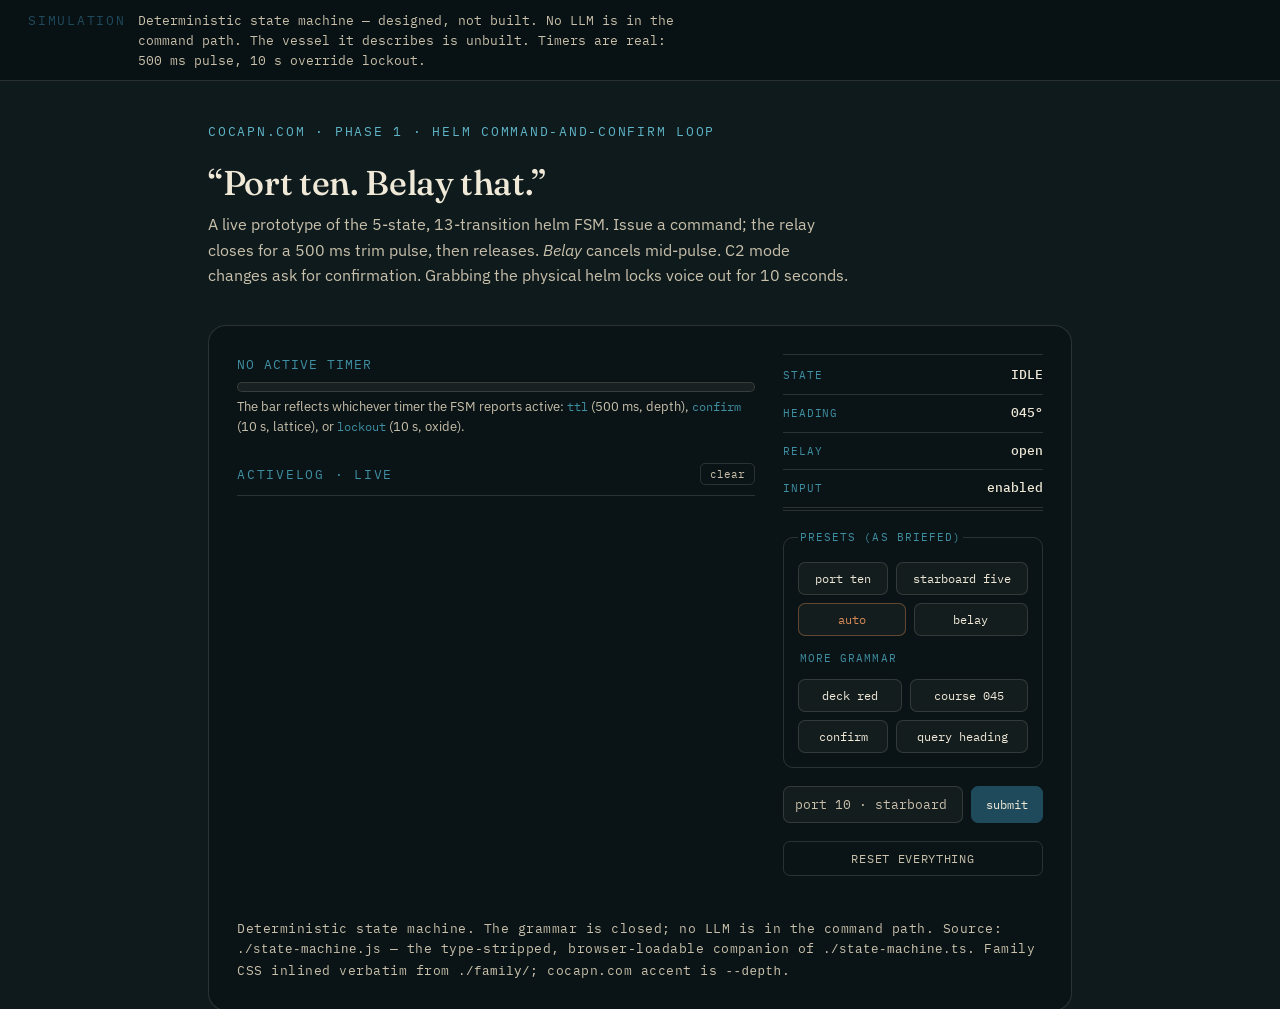
<file: public/command-loop/index.html>
<!doctype html>
<!--
  demo.html
  -------------------------------------------------------------------
  Live visualizer for the Phase 1 helm command-and-confirm state
  machine (state-machine.js). Opens directly from disk (file://) with
  NO BUILD STEP.

  How it loads the FSM:
    Chrome blocks ES-module imports from file:// (CORS). state-machine.js
    is therefore a classic script that attaches its constructor to
    window.cocapn (see the footer of that file). This page loads it with a
    plain <script src="./state-machine.js">, NOT an import. The .ts file
    is the canonical source; the .js is its type-stripped companion.

  Styling:
    The family design system (family/tokens.css, family/base.css, and —
    because cocapn.com is that component's named consumer —
    family/provenance-panel.css) is INLINED verbatim below in <style>,
    per family/README.md ("inline at build time; never fetch at runtime").
    The site-level :root then swaps --claw to --depth, the accent the
    Round 1 plan assigns cocapn.com ("the water under the hull").

  See README.md for run instructions and the judgment calls.
-->
<html lang="en">
<head>
  <meta charset="utf-8">
  <meta name="viewport" content="width=device-width, initial-scale=1">
  <title>cocapn · phase 1 · helm command-and-confirm simulation</title>
  <link rel="icon" type="image/svg+xml" href="/favicon.svg">

  <!-- Progressive enhancement only: the family type stack (Fraunces /
       IBM Plex). Loads when online; degrades gracefully to the Georgia /
       system / monospace fallbacks in tokens.css when offline. Not a
       build dependency. -->
  <link rel="preconnect" href="https://fonts.googleapis.com">
  <link rel="preconnect" href="https://fonts.gstatic.com" crossorigin>
  <link rel="stylesheet" href="https://fonts.googleapis.com/css2?family=Fraunces:wght@400;500&family=IBM+Plex+Mono:wght@400;500&family=IBM+Plex+Sans:wght@400;500&display=swap">

  <style>
    /* =====================================================================
       INLINED VERBATIM — family/tokens.css
       (the shared ground palette + per-site accent variables)
       ===================================================================== */
    :root {
      /* --- ground palette + type system (verbatim from landing.html) --- */
      --ink: #0E1A1C;
      --ink-deep: #081113;
      --shell: #F0E9D8;
      --shell-dim: #C9C0AB;
      --claw: #A8548C;
      --claw-deep: #7A3B5E;
      --lattice: #5FB4C7;
      --lattice-dim: #3F8FA3;
      --hardened: #D98B54;
      --line: rgba(240, 233, 216, 0.14);
      --display: "Fraunces", Georgia, serif;
      --body: "IBM Plex Sans", -apple-system, sans-serif;
      --mono: "IBM Plex Mono", "SF Mono", monospace;

      --antifoul: #B0533A;
      --depth: #1F4A5C;
      --reef: #D97A5C;
    }

    /* =====================================================================
       INLINED VERBATIM — family/base.css
       (reset, type scale, and the load-bearing component shapes)
       ===================================================================== */
    * { box-sizing: border-box; }
    html { scroll-behavior: smooth; }

    body {
      margin: 0;
      background: var(--ink);
      color: var(--shell);
      font-family: var(--body);
      font-size: 17px;
      line-height: 1.6;
      -webkit-font-smoothing: antialiased;
      overflow-x: hidden;
    }

    a { color: var(--lattice); }
    a:focus-visible, button:focus-visible, input:focus-visible {
      outline: 2px solid var(--lattice);
      outline-offset: 3px;
    }

    ::selection { background: var(--claw); color: var(--shell); }

    .wrap {
      max-width: 920px;
      margin: 0 auto;
      padding: 0 28px;
    }

    .eyebrow {
      font-family: var(--mono);
      font-size: 12.5px;
      letter-spacing: 0.14em;
      text-transform: uppercase;
      color: var(--lattice);
      margin: 0 0 22px;
      position: relative;
    }

    .chain {
      display: flex;
      flex-wrap: wrap;
      gap: 0;
      margin: 56px 0 8px;
      border-top: 1px solid var(--line);
      border-bottom: 1px solid var(--line);
    }
    .chain-step {
      flex: 1 1 220px;
      padding: 22px 20px 22px 0;
      border-right: 1px solid var(--line);
    }
    .chain-step:last-child { border-right: none; }
    .chain-num {
      font-family: var(--mono);
      font-size: 12px;
      color: var(--lattice-dim);
      display: block;
      margin-bottom: 8px;
    }
    .chain-step p {
      margin: 0;
      font-size: 0.94rem;
      color: var(--shell-dim);
    }
    .chain-step strong {
      display: block;
      font-family: var(--display);
      font-weight: 500;
      font-size: 1.05rem;
      color: var(--shell);
      margin-bottom: 4px;
    }

    .demo-card {
      position: relative;
      margin-top: 36px;
      background: rgba(8, 17, 19, 0.55);
      border: 1px solid var(--line);
      border-radius: 18px;
      padding: 28px;
      display: grid;
      grid-template-columns: 1fr 260px;
      gap: 28px;
      align-items: stretch;
    }

    @media (max-width: 680px) {
      .demo-card { grid-template-columns: 1fr; }
    }

    .ledger {
      margin-top: 32px;
      border-top: 1px solid var(--line);
    }
    .ledger-row {
      display: grid;
      grid-template-columns: 1.4fr 2.4fr auto;
      gap: 20px;
      align-items: baseline;
      padding: 16px 0;
      border-bottom: 1px solid var(--line);
    }
    @media (max-width: 620px) {
      .ledger-row { grid-template-columns: 1fr; gap: 6px; }
    }
    .ledger-row.flagship {
      background: linear-gradient(90deg, rgba(217,139,84,0.08), transparent 40%);
    }
    .ledger-name {
      font-family: var(--display);
      font-weight: 500;
      font-size: 1.05rem;
    }
    .ledger-name a { color: var(--shell); text-decoration: none; border-bottom: 1px solid var(--line); }
    .ledger-name a:hover { border-color: var(--lattice); color: var(--lattice); }
    .ledger-desc { font-size: 0.92rem; color: var(--shell-dim); }
    .ledger-tag {
      font-family: var(--mono);
      font-size: 11px;
      color: var(--lattice-dim);
      white-space: nowrap;
      text-align: right;
    }
    .ledger-tag.hardened { color: var(--hardened); }

    .bar-list {
      list-style: none;
      margin: 0;
      padding: 0;
      counter-reset: bar;
    }
    .bar-list li {
      counter-increment: bar;
      position: relative;
      padding: 14px 0 14px 40px;
      border-bottom: 1px solid var(--line);
      font-size: 0.95rem;
      color: var(--shell-dim);
    }
    .bar-list li::before {
      content: counter(bar);
      position: absolute;
      left: 0;
      top: 14px;
      font-family: var(--mono);
      font-size: 12px;
      color: var(--lattice-dim);
      width: 24px;
    }
    .bar-list strong { color: var(--shell); }

    @media (prefers-reduced-motion: reduce) {
      html { scroll-behavior: auto; }
    }

    /* =====================================================================
       INLINED VERBATIM — family/provenance-panel.css
       (cocapn.com is the named consumer of this honesty component; see
       family/README.md "Use on: cocapn.com".)
       ===================================================================== */
    .provenance-status {
      position: sticky;
      top: 0;
      z-index: 10;
      display: flex;
      flex-wrap: wrap;
      align-items: baseline;
      gap: 12px;
      padding: 10px 28px;
      background: var(--ink-deep);
      border-bottom: 1px solid var(--line);
      font-family: var(--mono);
      font-size: 12.5px;
      color: var(--shell-dim);
    }
    .provenance-status__word {
      letter-spacing: 0.14em;
      text-transform: uppercase;
      color: var(--claw);
      white-space: nowrap;
    }
    .provenance-status__text {
      flex: 1 1 auto;
      max-width: 70ch;
    }
    @media (max-width: 620px) {
      .provenance-status { padding: 10px 18px; font-size: 11.5px; }
    }
    .provenance {
      display: inline-block;
      font-family: var(--mono);
      font-size: 11px;
      letter-spacing: 0.04em;
      color: var(--lattice-dim);
      background: rgba(95, 180, 199, 0.08);
      border: 1px solid var(--line);
      padding: 2px 8px;
      border-radius: 4px;
      vertical-align: middle;
      margin-left: 8px;
    }
    .provenance--block {
      display: block;
      margin: 14px 0 0;
      background: transparent;
      border: 0;
      padding: 0;
      font-size: 12.5px;
      color: var(--shell-dim);
    }

    /* =====================================================================
       SITE-LEVEL ACCENT SWAP — cocapn.com = "the water under the hull"
       (Round 1 Section 2). All var(--claw) references above now read as
       --depth. --claw-deep is re-pointed to a darker depth so hovers on
       depth-colored controls stay coherent (tokens.css only defines
       --depth, not a deep companion; this is the one small token added
       by this demo).
       ===================================================================== */
    :root {
      --claw: var(--depth);
      --claw-deep: #143746;
    }

    /* =====================================================================
       DEMO-SPECIFIC component styles (build on the family shapes above).
       Kept minimal and within the family palette.
       ===================================================================== */

    header.page-head { padding: 40px 0 0; }
    h1.title {
      font-family: var(--display);
      font-weight: 500;
      font-size: 2.15rem;
      line-height: 1.14;
      letter-spacing: -0.01em;
      margin: 0 0 10px;
    }
    p.lede {
      color: var(--shell-dim);
      margin: 0;
      max-width: 64ch;
      font-size: 1rem;
    }

    /* the demo-card interior: primary surface (timer + log) + sidebar.
       base.css already gives .demo-card a 1fr / 260px grid; we fill it. */
    .demo-primary { display: flex; flex-direction: column; min-width: 0; }
    .demo-side { display: flex; flex-direction: column; gap: 18px; min-width: 0; }

    /* ---------- TTL / countdown bar ----------
       Adapts to whichever timer the FSM reports active:
       ttl (500 ms pulse), confirm (10 s window), or lockout (10 s). */
    .timer-block { margin-bottom: 22px; }
    .timer-head {
      display: flex;
      justify-content: space-between;
      align-items: baseline;
      gap: 12px;
      margin-bottom: 8px;
      font-family: var(--mono);
      font-size: 12.5px;
    }
    .timer-label {
      letter-spacing: 0.08em;
      text-transform: uppercase;
      color: var(--lattice-dim);
    }
    .timer-remain { color: var(--shell); }
    .timer-track {
      height: 10px;
      background: rgba(240, 233, 216, 0.06);
      border: 1px solid var(--line);
      border-radius: 6px;
      overflow: hidden;
    }
    .timer-fill {
      height: 100%;
      width: 0%;
      background: var(--claw);
      border-radius: 6px 0 0 6px;
    }
    .timer-fill[data-kind="ttl"]     { background: var(--claw); }
    .timer-fill[data-kind="confirm"] { background: var(--lattice); }
    .timer-fill[data-kind="lockout"] { background: var(--hardened); }

    /* ---------- ActiveLog live event list ---------- */
    .log-block { margin-top: 4px; display: flex; flex-direction: column; flex: 1 1 auto; min-height: 0; }
    .log-head {
      display: flex;
      justify-content: space-between;
      align-items: center;
      margin-bottom: 10px;
    }
    .log-head .eyebrow { margin: 0; color: var(--lattice-dim); }
    .mini-btn {
      font-family: var(--mono);
      font-size: 11px;
      color: var(--shell-dim);
      background: transparent;
      border: 1px solid var(--line);
      border-radius: 5px;
      padding: 3px 9px;
      cursor: pointer;
    }
    .mini-btn:hover { color: var(--shell); border-color: var(--lattice-dim); }

    .log-list {
      list-style: none;
      margin: 0;
      padding: 0;
      max-height: 380px;
      overflow-y: auto;
      border-top: 1px solid var(--line);
    }
    .log-row {
      display: grid;
      grid-template-columns: 88px 116px 1fr;
      gap: 10px;
      align-items: baseline;
      padding: 9px 2px;
      border-bottom: 1px solid var(--line);
      animation: log-in 240ms ease-out;
    }
    @keyframes log-in { from { opacity: 0; transform: translateY(-3px); } to { opacity: 1; transform: none; } }
    .log-meta {
      font-family: var(--mono);
      font-size: 11.5px;
      color: var(--lattice-dim);
      white-space: nowrap;
    }
    .log-type {
      font-family: var(--mono);
      font-size: 11.5px;
      color: var(--shell-dim);
      white-space: nowrap;
    }
    .log-body {
      font-family: var(--body);
      font-size: 12.5px;
      line-height: 1.45;
      color: var(--shell);
      word-break: break-word;
    }
    .log-type.t-helm-command    { color: var(--claw); }
    .log-type.t-chat-exchange   { color: var(--shell); }
    .log-type.t-speech-segment  { color: var(--shell-dim); }
    .log-type.t-helm-event      { color: var(--hardened); }
    .log-type.t-fix-track       { color: var(--lattice); }

    /* ---------- sidebar readout ---------- */
    .readout {
      border-top: 1px solid var(--line);
      border-bottom: 1px solid var(--line);
      padding: 2px 0;
    }
    .readout-row {
      display: flex;
      justify-content: space-between;
      align-items: baseline;
      gap: 10px;
      padding: 8px 0;
      border-bottom: 1px solid var(--line);
    }
    .readout-row:last-child { border-bottom: 0; }
    .readout-row .k {
      font-family: var(--mono);
      font-size: 11px;
      letter-spacing: 0.08em;
      text-transform: uppercase;
      color: var(--lattice-dim);
    }
    .readout-row .v {
      font-family: var(--mono);
      font-weight: 500;
      font-size: 13px;
      color: var(--shell);
      text-align: right;
    }
    #rd-state[data-state="LOCKOUT"]              { color: var(--hardened); }
    #rd-state[data-state="C1_PULSING"],
    #rd-state[data-state="C2_PULSING"]           { color: var(--claw); }
    #rd-state[data-state="C2_AWAITING_CONFIRM"]  { color: var(--lattice); }
    #rd-relay[data-closed="1"]                   { color: var(--hardened); }
    #rd-input[data-on="0"]                       { color: var(--hardened); }

    /* ---------- preset / control buttons ---------- */
    .presets {
      border: 1px solid var(--line);
      border-radius: 10px;
      padding: 12px 14px 14px;
      margin: 0;
      display: flex;
      flex-wrap: wrap;
      gap: 8px;
    }
    .presets legend {
      flex-basis: 100%;
      font-family: var(--mono);
      font-size: 10.5px;
      letter-spacing: 0.1em;
      text-transform: uppercase;
      color: var(--lattice-dim);
      padding: 0 2px;
      margin-bottom: 4px;
    }
    .presets legend.sub { margin-top: 6px; }
    .presets button {
      flex: 1 1 auto;
      font-family: var(--mono);
      font-size: 12px;
      color: var(--shell);
      background: rgba(240, 233, 216, 0.04);
      border: 1px solid var(--line);
      border-radius: 7px;
      padding: 8px 10px;
      cursor: pointer;
      transition: border-color .12s ease, color .12s ease, background .12s ease;
    }
    .presets button:hover:not(:disabled)  { border-color: var(--lattice); color: var(--lattice); }
    .presets button:active:not(:disabled) { background: rgba(95, 180, 199, 0.10); }
    .presets button:disabled              { opacity: 0.4; cursor: not-allowed; }

    /* the "auto" preset is wired to the physical-override path (T10),
       not a voice command — see README.md judgment call. Styled to read
       as a control rather than a grammar word. */
    #btn-override       { color: var(--hardened); border-color: rgba(217, 139, 84, 0.40); }
    #btn-override:hover:not(:disabled) { border-color: var(--hardened); color: var(--hardened); background: rgba(217, 139, 84, 0.08); }

    .freeform { display: flex; gap: 8px; }
    .freeform input {
      flex: 1 1 auto;
      min-width: 0;
      font-family: var(--mono);
      font-size: 13px;
      color: var(--shell);
      background: rgba(240, 233, 216, 0.04);
      border: 1px solid var(--line);
      border-radius: 7px;
      padding: 9px 11px;
    }
    .freeform input::placeholder { color: var(--shell-dim); }
    .freeform input:focus-visible { outline: 2px solid var(--lattice); outline-offset: 1px; }
    .freeform button {
      font-family: var(--mono);
      font-size: 12px;
      color: var(--shell);
      background: var(--claw);
      border: 1px solid var(--claw);
      border-radius: 7px;
      padding: 9px 14px;
      cursor: pointer;
    }
    .freeform button:hover:not(:disabled) { background: var(--claw-deep); border-color: var(--claw-deep); }
    .freeform button:disabled { opacity: 0.4; cursor: not-allowed; }

    .reset-btn {
      width: 100%;
      font-family: var(--mono);
      font-size: 11.5px;
      letter-spacing: 0.06em;
      text-transform: uppercase;
      color: var(--shell-dim);
      background: transparent;
      border: 1px solid var(--line);
      border-radius: 7px;
      padding: 9px 10px;
      cursor: pointer;
    }
    .reset-btn:hover { color: var(--shell); border-color: var(--lattice-dim); }

    .foot-note {
      grid-column: 1 / -1;
      margin: 4px 0 0;
      font-size: 12.5px;
      color: var(--shell-dim);
    }
    .foot-note code {
      font-family: var(--mono);
      font-size: 11.5px;
      color: var(--lattice-dim);
    }

    /* the provenance block note spans the whole card */
    .demo-card > .provenance--block { grid-column: 1 / -1; }

    @media (max-width: 680px) {
      .log-row { grid-template-columns: 1fr; gap: 2px; }
      .log-meta, .log-type { font-size: 11px; }
    }
  </style>
</head>
<body>

  <!-- persistent honesty status line (family/provenance-panel.html shape) -->
  <aside class="provenance-status" role="status" aria-live="polite">
    <span class="provenance-status__word">SIMULATION</span>
    <span class="provenance-status__text">
      Deterministic state machine — designed, not built. No LLM is in the
      command path. The vessel it describes is unbuilt. Timers are real:
      500&nbsp;ms pulse, 10&nbsp;s override lockout.
    </span>
  </aside>

  <div class="wrap">
    <header class="page-head">
      <p class="eyebrow">cocapn.com · phase 1 · helm command-and-confirm loop</p>
      <h1 class="title">&ldquo;Port ten. Belay that.&rdquo;</h1>
      <p class="lede">
        A live prototype of the 5-state, 13-transition helm FSM. Issue a
        command; the relay closes for a 500&nbsp;ms trim pulse, then
        releases. <em>Belay</em> cancels mid-pulse. C2 mode changes ask for
        confirmation. Grabbing the physical helm locks voice out for
        10&nbsp;seconds.
      </p>
    </header>

    <div class="demo-card">
      <!-- ============== primary: countdown bar + live ActiveLog ============== -->
      <section class="demo-primary" aria-label="live state machine view">
        <div class="timer-block">
          <div class="timer-head">
            <span class="timer-label" id="timer-label">no active timer</span>
            <span class="timer-remain" id="timer-remain"></span>
          </div>
          <div class="timer-track" role="meter" aria-label="active timer remaining">
            <div class="timer-fill" id="timer-fill"></div>
          </div>
          <p class="foot-note">
            The bar reflects whichever timer the FSM reports active:
            <code>ttl</code> (500&nbsp;ms, depth), <code>confirm</code>
            (10&nbsp;s, lattice), or <code>lockout</code> (10&nbsp;s, oxide).
          </p>
        </div>

        <div class="log-block">
          <div class="log-head">
            <span class="eyebrow">ActiveLog · live</span>
            <button type="button" id="log-clear" class="mini-btn">clear</button>
          </div>
          <ol class="log-list" id="log-list" aria-live="polite" aria-relevant="additions"></ol>
        </div>
      </section>

      <!-- ============== sidebar: readout + controls ============== -->
      <aside class="demo-side" aria-label="state readout and controls">
        <div class="readout">
          <div class="readout-row"><span class="k">state</span><span class="v" id="rd-state">IDLE</span></div>
          <div class="readout-row"><span class="k">heading</span><span class="v" id="rd-heading">045°</span></div>
          <div class="readout-row"><span class="k">relay</span><span class="v" id="rd-relay" data-closed="0">open</span></div>
          <div class="readout-row"><span class="k">input</span><span class="v" id="rd-input" data-on="1">enabled</span></div>
          <div class="readout-row" id="rd-pending-wrap" style="display:none;">
            <span class="k">pending</span><span class="v" id="rd-pending">—</span>
          </div>
        </div>

        <fieldset class="presets">
          <legend>presets (as briefed)</legend>
          <!-- Labels show the spoken phrase; data-cmd carries the closed
               grammar token (digits). The grammar in state-machine.js is
               /^port (\d+)$/ — "port ten" as typed text would NOT parse.
               The assistant echoes back in words via numberToWord, so the
               loop still reads "port ten … complete." See README.md. -->
          <button type="button" data-cmd="port 10">port ten</button>
          <button type="button" data-cmd="starboard 5">starboard five</button>
          <button type="button" id="btn-override" title="The word 'auto' has no production in the closed grammar. It is mapped to the T10 physical helm override (autopilot handoff) so the 10-second LOCKOUT state is reachable from the demo. See README.md.">auto</button>
          <button type="button" data-cmd="belay">belay</button>

          <legend class="sub">more grammar</legend>
          <button type="button" data-cmd="deck red">deck red</button>
          <button type="button" data-cmd="course 045">course 045</button>
          <button type="button" data-cmd="confirm">confirm</button>
          <button type="button" data-cmd="what's our heading">query heading</button>
        </fieldset>

        <form class="freeform" id="freeform" autocomplete="off">
          <input type="text" id="phrase" placeholder="port 10 · starboard 5 · course 045 · belay" aria-label="free-text helm phrase">
          <button type="submit">submit</button>
        </form>

        <button type="button" id="btn-reset" class="reset-btn">reset everything</button>
      </aside>

      <p class="provenance provenance--block">
        Deterministic state machine. The grammar is closed; no LLM is in
        the command path. Source: <code>./state-machine.js</code> — the
        type-stripped, browser-loadable companion of
        <code>./state-machine.ts</code>. Family CSS inlined verbatim from
        <code>./family/</code>; cocapn.com accent is <code>--depth</code>.
      </p>
    </div>
  </div>

  <!-- The FSM. Classic script (NOT an ES module) because Chrome blocks
       module imports from file://. It attaches window.cocapn. -->
  <script src="./state-machine.js"></script>
  <script>
    (function () {
      "use strict";

      var HSM = window.cocapn.HelmStateMachine;
      var EventType = window.cocapn.EventType;
      var TTL_MS = window.cocapn.TTL_MS;

      // -----------------------------------------------------------------
      // construct the machine. lightingProvisioned=true so the C2 lighting
      // path ("deck red") is exercisable; initialHeading=045 so trim pulses
      // produce visible, nautical-looking heading changes.
      // -----------------------------------------------------------------
      var fsm = new HSM({ initialHeading: 45, lightingProvisioned: true });

      // DOM handles
      var elState       = document.getElementById("rd-state");
      var elHeading     = document.getElementById("rd-heading");
      var elRelay       = document.getElementById("rd-relay");
      var elInput       = document.getElementById("rd-input");
      var elPendingWrap = document.getElementById("rd-pending-wrap");
      var elPending     = document.getElementById("rd-pending");
      var elTimerLabel  = document.getElementById("timer-label");
      var elTimerRemain = document.getElementById("timer-remain");
      var elTimerFill   = document.getElementById("timer-fill");
      var elList        = document.getElementById("log-list");
      var elPhrase      = document.getElementById("phrase");
      var elFreeBtn     = document.querySelector("#freeform button");

      // ---- helpers ----------------------------------------------------
      function fmtHdg(h) {
        var n = ((Math.round(h) % 360) + 360) % 360;
        return (n < 10 ? "00" : n < 100 ? "0" : "") + n + "°";
      }

      // ---- readout renderers -----------------------------------------
      function renderState(s)    { elState.textContent = s; elState.dataset.state = s; }
      function renderVessel(v)   { elHeading.textContent = fmtHdg(v.heading); }
      function renderRelay(closed, cause) {
        elRelay.textContent = closed ? "closed" : "open";
        elRelay.dataset.closed = closed ? "1" : "0";
        if (cause) elRelay.title = "last transition: " + cause;
      }
      function renderInput(enabled) {
        elInput.textContent = enabled ? "enabled" : "locked out";
        elInput.dataset.on = enabled ? "1" : "0";
        // voice input is physically released during override lockout
        var voiceButtons = document.querySelectorAll("[data-cmd]");
        for (var i = 0; i < voiceButtons.length; i++) voiceButtons[i].disabled = !enabled;
        elPhrase.disabled = !enabled;
        elFreeBtn.disabled = !enabled;
      }
      function renderPending(p) {
        if (!p) { elPendingWrap.style.display = "none"; return; }
        elPendingWrap.style.display = "";
        elPending.textContent = p.class + " · " + p.action + " → " + fmtHdg(p.targetHeading);
      }

      // ---- countdown bar (rAF, driven by onTimerStart / onTimerEnd) ---
      var timerInfo = null;   // { kind, start, ms }
      var rafId = null;

      function labelFor(kind) {
        if (kind === "ttl")     return "TTL pulse";
        if (kind === "confirm") return "confirm window";
        if (kind === "lockout") return "override lockout";
        return kind;
      }
      function startTimerBar(kind, ms) {
        timerInfo = { kind: kind, start: performance.now(), ms: ms };
        elTimerLabel.textContent = labelFor(kind) + " · " + ms + " ms";
        elTimerFill.dataset.kind = kind;
        if (rafId === null) rafId = requestAnimationFrame(tick);
      }
      function stopTimerBar() {
        timerInfo = null;
        elTimerLabel.textContent = "no active timer";
        elTimerRemain.textContent = "";
        elTimerFill.style.width = "0%";
        elTimerFill.removeAttribute("data-kind");
        if (rafId !== null) { cancelAnimationFrame(rafId); rafId = null; }
      }
      function tick() {
        rafId = null;
        if (!timerInfo) return;
        var elapsed = performance.now() - timerInfo.start;
        var remain = Math.max(0, timerInfo.ms - elapsed);
        var pct = (remain / timerInfo.ms) * 100;
        elTimerFill.style.width = pct.toFixed(2) + "%";
        elTimerRemain.textContent = Math.ceil(remain) + " ms";
        if (remain > 0) rafId = requestAnimationFrame(tick);
      }

      // ---- ActiveLog event list --------------------------------------
      var MAX_LOG = 60;
      function summarize(ev) {
        var b = ev.body || {};
        switch (ev.type) {
          case EventType.HELM_COMMAND:
            var s = b.class + " " + b.action + " · " + b.result;
            if (b.cancel_reason) s += " (" + b.cancel_reason + ")";
            if (b.confirmed_by)  s += " confirmed_by=" + b.confirmed_by;
            return s;
          case EventType.CHAT_EXCHANGE:
            return b.role + ": " + b.text;
          case EventType.SPEECH_SEGMENT:
            return "\u201c" + b.text + "\u201d conf=" + b.conf;
          case EventType.HELM_EVENT:
            return b.event_type + " \u2014 " + b.detail;
          case EventType.FIX_TRACK:
            var f = ev.fix || {};
            return "cog=" + (f.cog != null ? f.cog : "?") +
                   " sog=" + (f.sog != null ? f.sog : "?");
          default:
            return JSON.stringify(b);
        }
      }
      function addEvent(ev) {
        var li = document.createElement("li");
        li.className = "log-row";

        var meta = document.createElement("span");
        meta.className = "log-meta";
        meta.textContent = ev.dev + " · #" + ev.seq;

        var type = document.createElement("span");
        type.className = "log-type t-" + ev.type.replace(/[.]/g, "-");
        type.textContent = ev.type;

        var body = document.createElement("span");
        body.className = "log-body";
        body.textContent = summarize(ev);

        li.appendChild(meta);
        li.appendChild(type);
        li.appendChild(body);

        elList.insertBefore(li, elList.firstChild);
        while (elList.children.length > MAX_LOG) {
          elList.removeChild(elList.lastChild);
        }
      }

      // ---- wire the listener -----------------------------------------
      fsm.setListener({
        onStateChange: function (next)       { renderState(next); },
        onVesselState: function (v)          { renderVessel(v); },
        onRelay:       function (closed, c)  { renderRelay(closed, c); },
        onInputEnabled:function (on)         { renderInput(on); },
        onPending:     function (p)          { renderPending(p); },
        onTimerStart:  function (kind, ms)   { startTimerBar(kind, ms); },
        onTimerEnd:    function ()           { stopTimerBar(); },
        onEvent:       function (ev)         { addEvent(ev); }
      });

      // initial paint (listener only fires on changes)
      renderState(fsm.getState());
      renderVessel(fsm.getVesselState());
      renderRelay(false, null);
      renderInput(true);
      renderPending(fsm.getPending());

      // ---- controls --------------------------------------------------
      function submitPhrase(raw) {
        if (!raw) return;
        fsm.submit(raw, "sim-phone");
      }

      var cmdButtons = document.querySelectorAll("[data-cmd]");
      for (var i = 0; i < cmdButtons.length; i++) {
        (function (btn) {
          btn.addEventListener("click", function () {
            submitPhrase(btn.getAttribute("data-cmd"));
          });
        })(cmdButtons[i]);
      }

      document.getElementById("btn-override").addEventListener("click", function () {
        fsm.override(); // T10 — physical helm takeover -> 10s LOCKOUT
      });

      document.getElementById("btn-reset").addEventListener("click", function () {
        fsm.reset({ initialHeading: 45, lightingProvisioned: true });
        stopTimerBar(); // belt-and-suspenders; the listener already stops it
      });

      document.getElementById("freeform").addEventListener("submit", function (e) {
        e.preventDefault();
        submitPhrase(elPhrase.value);
        elPhrase.value = "";
      });

      document.getElementById("log-clear").addEventListener("click", function () {
        elList.innerHTML = "";
      });
    })();
  </script>
</body>
</html>
</file>
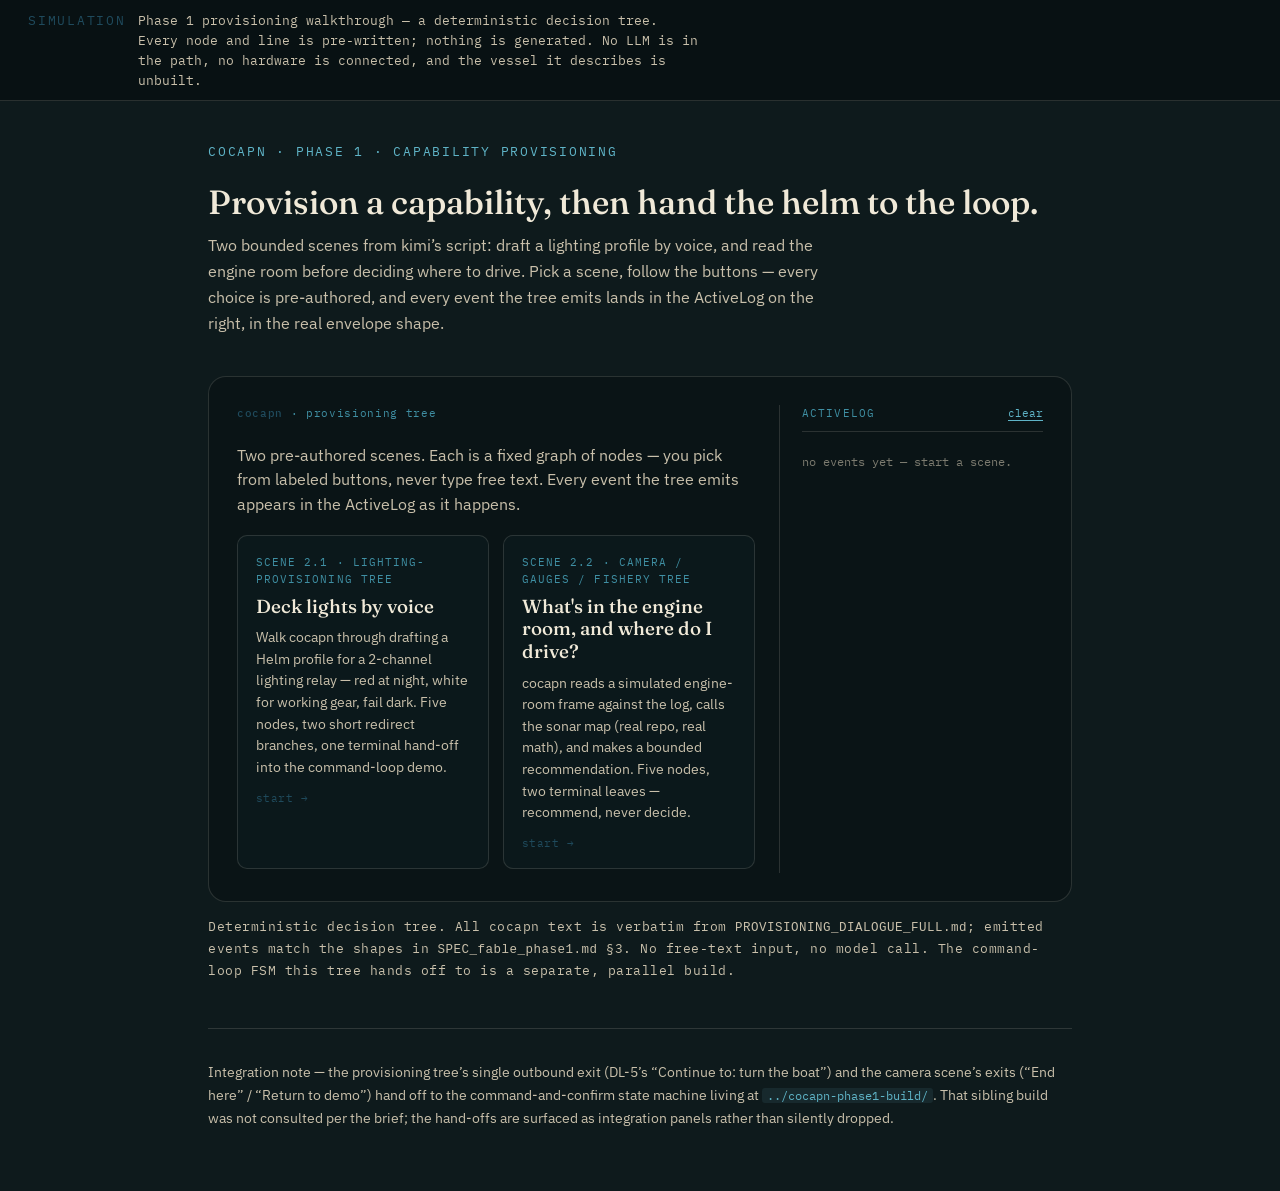
<file: public/provisioning/index.html>
<!doctype html>
<html lang="en">
<head>
  <meta charset="utf-8">
  <meta name="viewport" content="width=device-width, initial-scale=1">
  <title>cocapn · Phase 1 · capability-provisioning walkthrough</title>
  <link rel="icon" type="image/svg+xml" href="/favicon.svg">

  <!--
    Fonts are static assets (NOT model-provider calls; SPEC done-criteria #1
    only forbids LLM/model-provider origins). Loaded from Google Fonts for
    visual fidelity to the family type system; the fallback stacks in
    tokens.css cover offline/file:// opens.
  -->
  <link rel="preconnect" href="https://fonts.googleapis.com">
  <link rel="preconnect" href="https://fonts.gstatic.com" crossorigin>
  <link href="https://fonts.googleapis.com/css2?family=Fraunces:opsz,wght@9..144,400;9..144,500&family=IBM+Plex+Mono:wght@400;500&family=IBM+Plex+Sans:wght@400;500&display=swap" rel="stylesheet">

  <style>
    /* =====================================================================
       family/tokens.css  (inlined verbatim — family build-time-inline pattern)
       ===================================================================== */
    :root {
      /* --- ground palette + type system (verbatim from landing.html) --- */
      --ink: #0E1A1C;
      --ink-deep: #081113;
      --shell: #F0E9D8;
      --shell-dim: #C9C0AB;
      --claw: #A8548C;
      --claw-deep: #7A3B5E;
      --lattice: #5FB4C7;
      --lattice-dim: #3F8FA3;
      --hardened: #D98B54;
      --line: rgba(240, 233, 216, 0.14);
      --display: "Fraunces", Georgia, serif;
      --body: "IBM Plex Sans", -apple-system, sans-serif;
      --mono: "IBM Plex Mono", "SF Mono", monospace;

      --antifoul: #B0533A;
      --depth: #1F4A5C;
      --reef: #D97A5C;
    }

    /* cocapn.com accent swap: --depth (the water under the hull).
       This is the one accent change the family makes per site; every
       var(--claw) reference below now resolves to --depth, matching the
       state-machine demo's accent choice (the brief's alignment point). */
    :root { --claw: var(--depth); }

    /* =====================================================================
       family/base.css  (inlined verbatim)
       ===================================================================== */
    * { box-sizing: border-box; }
    html { scroll-behavior: smooth; }
    body {
      margin: 0;
      background: var(--ink);
      color: var(--shell);
      font-family: var(--body);
      font-size: 17px;
      line-height: 1.6;
      -webkit-font-smoothing: antialiased;
      overflow-x: hidden;
    }
    a { color: var(--lattice); }
    a:focus-visible, button:focus-visible, input:focus-visible {
      outline: 2px solid var(--lattice);
      outline-offset: 3px;
    }
    ::selection { background: var(--claw); color: var(--shell); }
    .wrap { max-width: 920px; margin: 0 auto; padding: 0 28px; }

    .eyebrow {
      font-family: var(--mono);
      font-size: 12.5px;
      letter-spacing: 0.14em;
      text-transform: uppercase;
      color: var(--lattice);
      margin: 0 0 22px;
      position: relative;
    }

    .demo-card {
      position: relative;
      margin-top: 36px;
      background: rgba(8, 17, 19, 0.55);
      border: 1px solid var(--line);
      border-radius: 18px;
      padding: 28px;
      display: grid;
      grid-template-columns: 1fr 260px;
      gap: 28px;
      align-items: stretch;
    }
    @media (max-width: 680px) {
      .demo-card { grid-template-columns: 1fr; }
    }

    /* =====================================================================
       family/provenance-panel.css  (inlined verbatim)
       ===================================================================== */
    .provenance-status {
      position: sticky; top: 0; z-index: 10;
      display: flex; flex-wrap: wrap; align-items: baseline; gap: 12px;
      padding: 10px 28px;
      background: var(--ink-deep);
      border-bottom: 1px solid var(--line);
      font-family: var(--mono);
      font-size: 12.5px;
      color: var(--shell-dim);
    }
    .provenance-status__word {
      letter-spacing: 0.14em; text-transform: uppercase;
      color: var(--claw); white-space: nowrap;
    }
    .provenance-status__text { flex: 1 1 auto; max-width: 70ch; }
    @media (max-width: 620px) {
      .provenance-status { padding: 10px 18px; font-size: 11.5px; }
    }
    .provenance {
      display: inline-block;
      font-family: var(--mono); font-size: 11px; letter-spacing: 0.04em;
      color: var(--lattice-dim);
      background: rgba(95, 180, 199, 0.08);
      border: 1px solid var(--line);
      padding: 2px 8px; border-radius: 4px;
      vertical-align: middle; margin-left: 8px;
    }
    .provenance--block {
      display: block; margin: 14px 0 0;
      background: transparent; border: 0; padding: 0;
      font-size: 12.5px; color: var(--shell-dim);
    }

    /* =====================================================================
       Site CSS — this demo's signature surface (conversation + ActiveLog).
       Built on the family .demo-card shell. All colors via family tokens.
       ===================================================================== */

    header.page-head { padding: 40px 0 4px; }
    header.page-head h1 {
      font-family: var(--display);
      font-weight: 500;
      font-size: 2.1rem;
      line-height: 1.15;
      margin: 0 0 10px;
      color: var(--shell);
    }
    header.page-head p.lede {
      font-size: 1.02rem;
      color: var(--shell-dim);
      max-width: 62ch;
      margin: 0;
    }

    /* the demo-card interior is a primary conversation area + ActiveLog rail.
       We keep the family's 1fr 260px grid (the alignment point with the
       sibling command-loop demo, which uses the same family shell). */
    .prov-primary { min-width: 0; }
    .prov-log {
      display: flex; flex-direction: column;
      min-width: 0;
      border-left: 1px solid var(--line);
      padding-left: 22px;
      margin-left: -4px;
    }
    @media (max-width: 680px) {
      .prov-log { border-left: 0; padding-left: 0; margin-left: 0;
                  border-top: 1px solid var(--line); padding-top: 18px; }
    }

    /* breadcrumb — scene + current node id */
    .conv-breadcrumb {
      display: flex; align-items: baseline; justify-content: space-between;
      gap: 12px; flex-wrap: wrap;
      font-family: var(--mono); font-size: 11px;
      color: var(--lattice-dim); letter-spacing: 0.06em;
      margin-bottom: 14px;
    }
    .conv-breadcrumb b { color: var(--claw); font-weight: 500; }
    .conv-breadcrumb button {
      appearance: none; background: none; border: 0; padding: 0;
      font: inherit; font-family: var(--mono); font-size: 11px;
      color: var(--lattice); cursor: pointer; text-decoration: underline;
      text-underline-offset: 3px;
    }
    .conv-breadcrumb button:hover { color: var(--shell); }

    /* ---- conversation transcript ---- */
    .conv { display: flex; flex-direction: column; gap: 2px; }
    .conv-turn { padding: 10px 0 12px 14px; border-left: 2px solid var(--line); }
    .conv-turn--cocapn  { border-left-color: var(--claw); }
    .conv-turn--captain { border-left-color: var(--lattice-dim); }
    .conv-speaker {
      display: block;
      font-family: var(--mono); font-size: 10.5px;
      letter-spacing: 0.12em; text-transform: uppercase;
      color: var(--lattice-dim); margin-bottom: 6px;
    }
    .conv-turn--cocapn .conv-speaker { color: var(--claw); }
    .conv-text {
      margin: 0 0 10px;
      font-size: 0.985rem; line-height: 1.62; color: var(--shell);
    }
    .conv-text:last-child { margin-bottom: 0; }
    .conv-turn--captain .conv-text {
      color: var(--shell-dim);
      font-family: var(--display); font-style: italic; font-weight: 400;
    }
    .conv code {
      font-family: var(--mono); font-size: 0.85em;
      background: rgba(95, 180, 199, 0.10);
      border: 1px solid var(--line);
      padding: 0 5px; border-radius: 3px; color: var(--lattice);
    }

    /* ---- choices ---- */
    .conv-choices {
      display: flex; flex-direction: column; gap: 8px;
      margin-top: 16px;
    }
    .conv-choice {
      appearance: none;
      display: flex; align-items: baseline; justify-content: space-between;
      gap: 14px; width: 100%; text-align: left;
      font: inherit; font-size: 0.955rem; line-height: 1.45;
      color: var(--shell);
      background: rgba(31, 74, 92, 0.10);
      border: 1px solid var(--line);
      border-radius: 8px;
      padding: 11px 14px;
      cursor: pointer;
      transition: border-color .12s ease, background .12s ease, transform .08s ease;
    }
    .conv-choice:hover  { border-color: var(--claw); background: rgba(31, 74, 92, 0.24); }
    .conv-choice:active { transform: translateY(1px); }
    .conv-choice::after {
      content: "→"; flex: none;
      font-family: var(--mono); color: var(--claw); opacity: 0.75;
    }
    .conv-choice[disabled], .conv-choice[aria-disabled="true"] {
      cursor: default; opacity: 0.46;
    }
    .conv-choice[disabled]:hover, .conv-choice[aria-disabled="true"]:hover {
      border-color: var(--line); background: rgba(31, 74, 92, 0.10);
    }
    .conv-choice.picked {
      opacity: 1; border-color: var(--claw);
      background: rgba(31, 74, 92, 0.20);
    }
    .conv-choice.picked::after { content: "✓"; opacity: 0.9; }
    .conv-choice.picked > span:first-child { color: var(--shell); }

    /* ---- artifacts ---- */
    .artifact { margin: 14px 0 4px; }
    .artifact-label {
      display: block;
      font-family: var(--mono); font-size: 10.5px;
      letter-spacing: 0.06em; color: var(--lattice-dim);
      margin-bottom: 7px;
    }
    .artifact pre {
      margin: 0;
      font-family: var(--mono); font-size: 12px; line-height: 1.55;
      color: var(--shell-dim);
      background: var(--ink-deep);
      border: 1px solid var(--line);
      border-left: 2px solid var(--claw);
      border-radius: 8px;
      padding: 12px 14px;
      white-space: pre-wrap; word-break: break-word;
      overflow-x: auto;
    }

    /* engine-room frame mock */
    .engine-frame {
      position: relative;
      aspect-ratio: 16 / 9;
      background:
        radial-gradient(120% 90% at 30% 20%, #0c1f1c 0%, #07120f 55%, #050d0c 100%);
      border: 1px solid var(--line);
      border-radius: 8px;
      overflow: hidden;
    }
    .engine-frame::before { /* faint scanlines to read as a camera feed */
      content: ""; position: absolute; inset: 0; pointer-events: none;
      background: repeating-linear-gradient(
        to bottom, rgba(255,255,255,0.018) 0 2px, transparent 2px 4px);
      mix-blend-mode: screen;
    }
    .engine-frame__bar {
      position: absolute; top: 8px; left: 10px; right: 10px;
      display: flex; justify-content: space-between; align-items: center;
      font-family: var(--mono); font-size: 10px;
      color: var(--lattice-dim); letter-spacing: 0.04em;
    }
    .engine-frame__rec { display: inline-flex; align-items: center; gap: 6px; color: var(--hardened); }
    .engine-frame__rec::before {
      content: ""; width: 7px; height: 7px; border-radius: 50%;
      background: var(--hardened); box-shadow: 0 0 6px var(--hardened);
    }
    .engine-frame__gauges {
      position: absolute; left: 12px; right: 12px; bottom: 12px;
      display: grid; grid-template-columns: repeat(2, minmax(0, 1fr));
      gap: 8px 18px;
    }
    .gauge {
      font-family: var(--mono); font-size: 11.5px;
      color: var(--shell-dim);
      display: flex; gap: 8px; align-items: baseline;
    }
    .gauge > span { color: var(--lattice-dim); min-width: 92px; }
    .gauge > b { color: var(--shell); font-weight: 500; }
    .gauge > small { color: var(--shell-dim); opacity: 0.75; font-size: 10.5px; }
    .gauge--flag > b { color: var(--hardened); }

    /* sonar map mock */
    .sonar-map__svg { width: 100%; height: auto; display: block;
      background: var(--ink-deep); border: 1px solid var(--line); border-radius: 8px; }
    .sonar-map__honesty {
      font-family: var(--mono); font-size: 11px; color: var(--lattice-dim);
      margin-top: 8px; letter-spacing: 0.02em;
    }

    /* ---- integration hand-off panel ---- */
    .prov-integ {
      border: 1px solid var(--hardened);
      border-left-width: 3px;
      background: rgba(217, 139, 84, 0.06);
      border-radius: 8px;
      padding: 14px 16px;
      margin: 14px 0 4px;
    }
    .prov-integ__label {
      display: block;
      font-family: var(--mono); font-size: 10.5px;
      letter-spacing: 0.1em; text-transform: uppercase;
      color: var(--hardened); margin-bottom: 8px;
    }
    .prov-integ p {
      margin: 0 0 10px;
      font-size: 0.93rem; line-height: 1.55; color: var(--shell);
    }
    .prov-integ p:last-of-type { margin-bottom: 0; }
    .prov-integ code {
      font-family: var(--mono); font-size: 0.82em; color: var(--lattice);
      background: rgba(95, 180, 199, 0.10); padding: 0 5px; border-radius: 3px;
    }
    .prov-integ__actions { margin-top: 12px; display: flex; gap: 10px; flex-wrap: wrap; }
    .btn-flat {
      appearance: none; font: inherit; font-size: 0.9rem;
      color: var(--shell); background: transparent;
      border: 1px solid var(--line); border-radius: 7px;
      padding: 8px 14px; cursor: pointer;
      transition: border-color .12s, background .12s;
    }
    .btn-flat:hover { border-color: var(--claw); background: rgba(31,74,92,0.16); }

    /* ---- start hub ---- */
    .prov-start { padding: 6px 0 4px; }
    .prov-start__intro {
      color: var(--shell-dim); font-size: 0.97rem; max-width: 56ch;
      margin: 0 0 18px;
    }
    .prov-start__scenes {
      display: grid; grid-template-columns: 1fr 1fr; gap: 14px;
    }
    @media (max-width: 560px) { .prov-start__scenes { grid-template-columns: 1fr; } }
    .scene-card {
      appearance: none; text-align: left;
      font: inherit; color: var(--shell);
      background: rgba(31, 74, 92, 0.08);
      border: 1px solid var(--line);
      border-radius: 10px;
      padding: 18px 18px 16px;
      cursor: pointer;
      display: flex; flex-direction: column; gap: 8px;
      transition: border-color .12s, background .12s, transform .08s;
    }
    .scene-card:hover  { border-color: var(--claw); background: rgba(31, 74, 92, 0.20); }
    .scene-card:active { transform: translateY(1px); }
    .scene-card__eyebrow {
      font-family: var(--mono); font-size: 10.5px; letter-spacing: 0.1em;
      text-transform: uppercase; color: var(--lattice-dim);
    }
    .scene-card__title {
      font-family: var(--display); font-weight: 500; font-size: 1.18rem;
      line-height: 1.2; color: var(--shell);
    }
    .scene-card__blurb {
      font-size: 0.9rem; line-height: 1.5; color: var(--shell-dim); margin: 0;
    }
    .scene-card__cta {
      margin-top: 4px;
      font-family: var(--mono); font-size: 11px; color: var(--claw);
      letter-spacing: 0.04em;
    }

    /* ---- ActiveLog rail ---- */
    .prov-log-head {
      display: flex; align-items: baseline; justify-content: space-between;
      gap: 8px;
      font-family: var(--mono); font-size: 11px;
      letter-spacing: 0.1em; text-transform: uppercase;
      color: var(--lattice-dim);
      border-bottom: 1px solid var(--line);
      padding-bottom: 8px; margin-bottom: 10px;
    }
    .prov-log-count { color: var(--shell-dim); text-transform: none; letter-spacing: 0; }
    .prov-log-clear {
      appearance: none; background: none; border: 0; padding: 0;
      font: inherit; font-family: var(--mono); font-size: 10.5px;
      color: var(--lattice); cursor: pointer; text-decoration: underline;
      text-underline-offset: 3px;
    }
    .prov-log-clear:hover { color: var(--shell); }
    .prov-log-list {
      display: flex; flex-direction: column; gap: 6px;
      max-height: 560px; overflow-y: auto;
    }
    .prov-log-empty {
      font-family: var(--mono); font-size: 11.5px;
      color: var(--shell-dim); opacity: 0.6;
    }
    .log-row {
      border: 1px solid var(--line); border-radius: 6px;
      background: rgba(8, 17, 19, 0.4); overflow: hidden;
    }
    .log-row__head {
      display: flex; align-items: baseline; gap: 7px;
      padding: 7px 9px; cursor: pointer;
      font-family: var(--mono); font-size: 10.5px; line-height: 1.35;
    }
    .log-row__dev  { color: var(--lattice-dim); flex: none; }
    .log-row__seq  { color: var(--shell-dim); opacity: 0.65; flex: none; }
    .log-row__type { color: var(--claw); flex: none; }
    .log-row__sum  { color: var(--shell-dim); flex: 1; min-width: 0;
                     overflow: hidden; text-overflow: ellipsis; white-space: nowrap; }
    .log-row__exp  { color: var(--lattice-dim); opacity: 0.7; flex: none; }
    .log-row__exp::before { content: "▸"; }
    .log-row.open .log-row__exp::before { content: "▾"; }
    .log-row__body { display: none; padding: 0 9px 9px; }
    .log-row.open .log-row__body { display: block; }
    .log-row pre {
      margin: 0;
      font-family: var(--mono); font-size: 10.3px; line-height: 1.45;
      color: var(--shell-dim);
      white-space: pre-wrap; word-break: break-word;
      border-top: 1px solid var(--line); padding-top: 8px;
    }

    footer.page-foot {
      margin: 48px 0 64px; padding-top: 18px;
      border-top: 1px solid var(--line);
      font-size: 0.88rem; color: var(--shell-dim);
    }
    footer.page-foot code {
      font-family: var(--mono); font-size: 0.82em; color: var(--lattice);
      background: rgba(95,180,199,0.10); padding: 0 5px; border-radius: 3px;
    }

    @media (prefers-reduced-motion: reduce) {
      html { scroll-behavior: auto; }
      .conv-choice, .scene-card, .btn-flat { transition: none; }
    }
  </style>
</head>

<body>

  <!-- =====================================================================
       Honesty stack — persistent status line (family provenance panel).
       One of three mechanisms (SPEC done-criteria #7): page-level banner.
       ===================================================================== -->
  <aside class="provenance-status" role="status" aria-live="polite">
    <span class="provenance-status__word">simulation</span>
    <span class="provenance-status__text">
      Phase 1 provisioning walkthrough — a deterministic decision tree. Every
      node and line is pre-written; nothing is generated. No LLM is in the path,
      no hardware is connected, and the vessel it describes is unbuilt.
    </span>
  </aside>

  <main class="wrap">

    <header class="page-head">
      <p class="eyebrow">cocapn · Phase 1 · capability provisioning</p>
      <h1>Provision a capability, then hand the helm to the loop.</h1>
      <p class="lede">
        Two bounded scenes from kimi&rsquo;s script: draft a lighting profile by
        voice, and read the engine room before deciding where to drive. Pick a
        scene, follow the buttons &mdash; every choice is pre-authored, and every
        event the tree emits lands in the ActiveLog on the right, in the real
        envelope shape.
      </p>
    </header>

    <!-- The family .demo-card shell: primary conversation area + ActiveLog rail. -->
    <section class="demo-card provisioning-demo" aria-label="Provisioning walkthrough">

      <div class="prov-primary">
        <div class="conv-breadcrumb" id="breadcrumb"></div>
        <div class="conv" id="conv" role="region" aria-live="polite" aria-label="conversation"></div>
      </div>

      <aside class="prov-log" aria-label="ActiveLog">
        <div class="prov-log-head">
          <span>ActiveLog <span class="prov-log-count" id="log-count"></span></span>
          <button class="prov-log-clear" id="log-clear" type="button">clear</button>
        </div>
        <div class="prov-log-list" id="log-list">
          <p class="prov-log-empty" id="log-empty">no events yet &mdash; start a scene.</p>
        </div>
      </aside>

    </section>

    <!-- Per-element provenance note: the mechanics of the surface above. -->
    <p class="provenance provenance--block">
      Deterministic decision tree. All cocapn text is verbatim from
      <code>PROVISIONING_DIALOGUE_FULL.md</code>; emitted events match the shapes
      in <code>SPEC_fable_phase1.md</code> §3. No free-text input, no model call.
      The command-loop FSM this tree hands off to is a separate, parallel build.
    </p>

    <footer class="page-foot">
      <p>
        Integration note &mdash; the provisioning tree&rsquo;s single outbound exit
        (DL-5&rsquo;s &ldquo;Continue to: turn the boat&rdquo;) and the camera
        scene&rsquo;s exits (&ldquo;End here&rdquo; / &ldquo;Return to demo&rdquo;)
        hand off to the command-and-confirm state machine living at
        <code>../cocapn-phase1-build/</code>. That sibling build was not consulted
        per the brief; the hand-offs are surfaced as integration panels rather
        than silently dropped.
      </p>
    </footer>

  </main>

  <!-- Pure data + deterministic engine. Classic script (not a module) so the
       page opens from file:// without a server or build step. -->
  <script src="provisioning-tree.js"></script>
  <script>
  (function () {
    "use strict";
    var T = window.ProvisioningTree;
    if (!T) {
      document.getElementById("conv").textContent =
        "ERROR: provisioning-tree.js failed to load.";
      return;
    }

    // ---- DOM refs ----
    var conv = document.getElementById("conv");
    var breadcrumb = document.getElementById("breadcrumb");
    var logList = document.getElementById("log-list");
    var logEmpty = document.getElementById("log-empty");
    var logCount = document.getElementById("log-count");
    document.getElementById("log-clear").addEventListener("click", function () {
      T.log.reset();
      renderLog();
    });

    // ---- session state ----
    // transcript: ordered list of rendered turns. Each is one of:
    //   { kind:"captain", text }
    //   { kind:"cocapn", nodeId, picked }   // picked = index of chosen choice, or null
    //   { kind:"integration", integration } // integration = "command" | "idle"
    var state = { scene: null, currentId: null, transcript: [] };

    // ---- small DOM helpers ----
    function el(tag, cls, html) {
      var e = document.createElement(tag);
      if (cls) e.className = cls;
      if (html != null) e.innerHTML = html;
      return e;
    }
    function escapeHtml(s) {
      return String(s)
        .replace(/&/g, "&amp;")
        .replace(/</g, "&lt;")
        .replace(/>/g, "&gt;");
    }
    // Escape, then turn `...` runs into <code>...</code> (DL-4 uses backticks).
    function inlineCodes(s) {
      return escapeHtml(s).replace(/`([^`]+)`/g, "<code>$1</code>");
    }

    // =========================================================
    // ActiveLog rendering
    // =========================================================
    function summarize(env) {
      var b = env.body || {};
      switch (env.type) {
        case "chat.exchange":
          return (b.role === "human" ? "captain: " : "cocapn: ") + (b.text || "");
        case "helm.profile":
          return "profile saved: " + b.profile + " · " + b.channels + "ch · fail=" + b.fail_state;
        case "media.frame":
          return "frame " + (b.uri || "") + " · " + trunc(b.description, 54);
        case "helm.command":
          return (b.action || "?") + " (" + (b.class || "?") + ") → " + (b.result || "?");
        case "helm.event":
          return b.event_type || "";
        case "fix.track":
          return "fix updated";
        default:
          return "";
      }
    }
    function trunc(s, n) {
      s = String(s || "");
      return s.length > n ? s.slice(0, n - 1) + "…" : s;
    }
    function renderLog() {
      var events = T.log.events;
      logCount.textContent = events.length ? (events.length + " event" + (events.length === 1 ? "" : "s")) : "";
      if (!events.length) {
        logList.innerHTML = "";
        logList.appendChild(el("p", "prov-log-empty", "no events yet &mdash; start a scene."));
        return;
      }
      // Rebuild only new rows; keep it simple & correct for a prototype.
      logList.innerHTML = "";
      for (var i = 0; i < events.length; i++) {
        var env = events[i];
        var row = el("div", "log-row");
        var head = el("div", "log-row__head");
        head.appendChild(el("span", "log-row__dev", env.dev));
        head.appendChild(el("span", "log-row__seq", "#" + env.seq));
        head.appendChild(el("span", "log-row__type", env.type));
        head.appendChild(el("span", "log-row__sum", escapeHtml(summarize(env))));
        head.appendChild(el("span", "log-row__exp"));
        (function (row) {
          head.addEventListener("click", function () { row.classList.toggle("open"); });
        })(row);
        row.appendChild(head);
        row.appendChild(el("div", "log-row__body",
          "<pre>" + escapeHtml(JSON.stringify(env, null, 2)) + "</pre>"));
        logList.appendChild(row);
      }
      // scroll the latest into view
      logList.scrollTop = logList.scrollHeight;
    }

    // =========================================================
    // Artifact rendering
    // =========================================================
    function renderArtifact(art) {
      var wrap = el("div", "artifact");
      switch (art.kind) {
        case "profile-card":
          wrap.appendChild(el("span", "artifact-label", escapeHtml(art.label)));
          wrap.appendChild(el("pre", null,
            escapeHtml(JSON.stringify(art.data, null, 2))));
          break;
        case "engine-frame":
          wrap.appendChild(renderEngineFrame(art));
          break;
        case "sonar-map":
          wrap.appendChild(renderSonarMap(art));
          break;
      }
      return wrap;
    }

    function renderEngineFrame(art) {
      var d = art.data;
      var f = el("div", "engine-frame");
      f.setAttribute("role", "img");
      f.setAttribute("aria-label", "Simulated engine-room frame: " + (d.description || ""));
      var bar = el("div", "engine-frame__bar");
      bar.appendChild(el("span", "engine-frame__src", escapeHtml(d.uri || "")));
      bar.appendChild(el("span", "engine-frame__rec", "sim · live"));
      f.appendChild(bar);
      var gs = el("div", "engine-frame__gauges");
      (d.gauges || []).forEach(function (g) {
        var row = el("div", "gauge" + (g.flag ? " gauge--flag" : ""));
        row.innerHTML =
          "<span>" + escapeHtml(g.label) + "</span>" +
          "<b>" + escapeHtml(g.value) + "</b>" +
          (g.note ? "<small>" + escapeHtml(g.note) + "</small>" : "");
        gs.appendChild(row);
      });
      f.appendChild(gs);
      // wrap with the artifact label (the sim:// uri) above
      var outer = el("div");
      outer.appendChild(el("span", "artifact-label",
        escapeHtml(art.label) + " · simulated engine-room still"));
      outer.appendChild(f);
      return outer;
    }

    function renderSonarMap(art) {
      var outer = el("div");
      // Schematic SVG: vessel at center, bearing line to 142°T, pinnacle mark,
      // school cluster offset EAST (drifting east of the mark, per cocapn's line).
      // Pure presentation — the sonar math itself is the real repo's lineage.
      var svg =
        '<svg class="sonar-map__svg" viewBox="0 0 320 200" role="img"' +
        ' aria-label="Schematic sonar map: pinnacle at 142 true, 1.2 nm; school drifting east.">' +
        '<defs>' +
          '<radialGradient id="sm-sweep" cx="50%" cy="50%" r="50%">' +
            '<stop offset="0%" stop-color="#13333f" stop-opacity="0.9"/>' +
            '<stop offset="70%" stop-color="#0a1c22" stop-opacity="0.6"/>' +
            '<stop offset="100%" stop-color="#081113" stop-opacity="0"/>' +
          '</radialGradient>' +
        '</defs>' +
        '<rect x="0" y="0" width="320" height="200" fill="#081113"/>' +
        '<circle cx="160" cy="110" r="92" fill="url(#sm-sweep)"/>' +
        '<circle cx="160" cy="110" r="92" fill="none" stroke="rgba(95,180,199,0.18)"/>' +
        '<circle cx="160" cy="110" r="60" fill="none" stroke="rgba(95,180,199,0.10)"/>' +
        '<circle cx="160" cy="110" r="30" fill="none" stroke="rgba(95,180,199,0.10)"/>' +
        // bearing line to 142°T (up = north). 142° from north → dx=+sin142, dy=−cos142.
        '<line x1="160" y1="110" x2="258" y2="153" stroke="rgba(217,139,84,0.7)" stroke-width="1.2"/>' +
        // pinnacle mark at the end of the bearing line
        '<g transform="translate(258,153)">' +
          '<path d="M0,-7 L0,7 M-7,0 L7,0" stroke="#D98B54" stroke-width="1.6"/>' +
          '<circle r="9" fill="none" stroke="rgba(217,139,84,0.5)"/>' +
        '</g>' +
        '<text x="266" y="150" font-family="IBM Plex Mono, monospace" font-size="9" fill="#D98B54">pinnacle 142°T · 1.2nm</text>' +
        // school cluster — offset EAST of the mark (drift)
        '<g transform="translate(252,142)" fill="#5FB4C7">' +
          '<circle cx="0" cy="0" r="3.2"/>' +
          '<circle cx="6" cy="-2" r="2.6"/>' +
          '<circle cx="-3" cy="5" r="2.4"/>' +
          '<circle cx="9" cy="3" r="2.2"/>' +
          '<circle cx="13" cy="-1" r="1.9"/>' +
        '</g>' +
        '<text x="196" y="134" font-family="IBM Plex Mono, monospace" font-size="9" fill="#5FB4C7">school · 80 fm → drifting E</text>' +
        // own vessel (center)
        '<g transform="translate(160,110)">' +
          '<path d="M0,-7 L5,6 L0,3 L-5,6 Z" fill="#F0E9D8"/>' +
        '</g>' +
        '<text x="150" y="98" font-family="IBM Plex Mono, monospace" font-size="9" fill="rgba(240,233,216,0.7)">you</text>' +
        // compass
        '<text x="156" y="20" font-family="IBM Plex Mono, monospace" font-size="9" fill="rgba(95,180,199,0.7)">N</text>' +
      '</svg>';
      outer.innerHTML =
        '<span class="artifact-label">sonar map · schematic (real repo, real math)</span>' +
        svg +
        '<div class="sonar-map__honesty">' + escapeHtml(art.label) + '</div>';
      return outer;
    }

    // =========================================================
    // Conversation turn rendering
    // =========================================================
    function renderCaptainTurn(t) {
      var turn = el("div", "conv-turn conv-turn--captain");
      turn.appendChild(el("span", "conv-speaker", "captain"));
      turn.appendChild(el("p", "conv-text", inlineCodes(t.text)));
      return turn;
    }

    function renderCocapnTurn(t, isActive) {
      var node = T.node(t.nodeId);
      var turn = el("div", "conv-turn conv-turn--cocapn");
      turn.appendChild(el("span", "conv-speaker", "cocapn · " + node.id));
      node.cocapnText.forEach(function (p) {
        turn.appendChild(el("p", "conv-text", inlineCodes(p)));
      });
      (node.artifacts || []).forEach(function (a) {
        turn.appendChild(renderArtifact(a));
      });

      // choices
      if (node.choices && node.choices.length) {
        var c = el("div", "conv-choices");
        node.choices.forEach(function (choice, idx) {
          var b = document.createElement("button");
          b.className = "conv-choice";
          b.type = "button";
          b.innerHTML = "<span>" + inlineCodes(choice.label) + "</span>";
          if (t.picked !== null && t.picked !== undefined) {
            // already answered — disable everything, highlight the picked one
            b.disabled = true;
            if (t.picked === idx) b.classList.add("picked");
          } else if (!isActive) {
            b.disabled = true;
          } else {
            b.addEventListener("click", makeChooseHandler(t, idx, choice));
          }
          c.appendChild(b);
        });
        turn.appendChild(c);
      }
      return turn;
    }

    function renderIntegrationTurn(t) {
      var info = INTEGRATIONS[t.integration];
      var turn = el("div", "conv-turn conv-turn--cocapn");
      turn.appendChild(el("span", "conv-speaker", "cocapn · hand-off"));
      var panel = el("div", "prov-integ");
      panel.appendChild(el("span", "prov-integ__label", info.label));
      info.body.forEach(function (p) { panel.appendChild(el("p", null, p)); });
      var actions = el("div", "prov-integ__actions");
      var back = el("button", "btn-flat", "← Back to start");
      back.type = "button";
      back.addEventListener("click", goStart);
      actions.appendChild(back);
      panel.appendChild(actions);
      turn.appendChild(panel);
      return turn;
    }

    var INTEGRATIONS = {
      command: {
        label: "Integration point · provisioning → command loop",
        body: [
          "This is where the provisioning tree hands off to the command-and-confirm state machine (the &ldquo;turn 10 degrees / belay&rdquo; demo). Once this profile is saved, " +
          "<code>deck_red</code> / <code>deck_white</code> / <code>lights_off</code> become live C2 phrases in that demo&rsquo;s grammar &mdash; the one place the two halves of Phase 1 connect state.",
          "That demo is being built in parallel at <code>../cocapn-phase1-build/</code> and is not wired into this prototype, so the hand-off is shown rather than executed. The saved <code>helm.profile</code> event is in this session&rsquo;s ActiveLog.",
        ],
        console: "[cocapn provisioning] DL-5 → command-loop demo hand-off " +
                 "(parallel build, not wired here). Profile lighting-relay-2ch saved; " +
                 "deck_red/deck_white/lights_off would go live in the command grammar.",
      },
      idle: {
        label: "Integration point · return to IDLE",
        body: [
          "This exits to the command-loop demo&rsquo;s <code>IDLE</code> state (the &ldquo;turn the boat&rdquo; surface, built in parallel at <code>../cocapn-phase1-build/</code>). In the full Phase 1 build the camera/fishery scene is reachable from <code>IDLE</code>.",
          "Not wired into this prototype, so the return is shown rather than executed.",
        ],
        console: "[cocapn provisioning] CAM → command-loop IDLE hand-off " +
                 "(parallel build, not wired here).",
      },
    };

    // =========================================================
    // Flow
    // =========================================================
    function makeChooseHandler(turn, idx, choice) {
      return function () { choose(turn, idx, choice); };
    }

    function choose(turn, idx, choice) {
      turn.picked = idx;
      if (!choice.silent) {
        var utt = choice.utterance != null ? choice.utterance : choice.label;
        state.transcript.push({ kind: "captain", text: utt });
      }
      var target = choice.target;
      if (!T.isControlTarget(target)) {
        enterNode(target);
      } else if (target === T.TARGET.START) {
        goStart();
      } else if (target === T.TARGET.INTEGRATION_COMMAND) {
        showIntegration("command");
      } else if (target === T.TARGET.INTEGRATION_IDLE) {
        showIntegration("idle");
      }
      render();
    }

    function enterNode(nodeId) {
      var node = T.node(nodeId);
      state.currentId = nodeId;
      // Entry nodes show their fixed captain prompt first.
      if (node.captainPrompt) {
        state.transcript.push({ kind: "captain", text: node.captainPrompt });
      }
      // Emit any ActiveLog events (verbatim shapes from the tree) on entry.
      (node.emit || []).forEach(function (e) {
        T.log.emit(e.type, e.body);
      });
      state.transcript.push({ kind: "cocapn", nodeId: nodeId, picked: null });
    }

    function showIntegration(kind) {
      state.currentId = null;
      state.transcript.push({ kind: "integration", integration: kind });
      // Surface the hand-off loudly, per the brief — never silently dropped.
      if (window.console && INTEGRATIONS[kind]) {
        console.log(INTEGRATIONS[kind].console);
      }
    }

    function startScene(key) {
      var scene = T.SCENES[key];
      if (!scene) return;
      state.scene = key;
      state.transcript = [];
      enterNode(scene.entry);
      render();
      // scroll the card into view on small screens
      var card = document.querySelector(".demo-card");
      if (card && card.scrollIntoView) card.scrollIntoView({ behavior: "smooth", block: "start" });
    }

    function goStart() {
      state.scene = null;
      state.currentId = null;
      state.transcript = [];
      render();
    }

    // =========================================================
    // Top-level render
    // =========================================================
    function renderBreadcrumb() {
      breadcrumb.innerHTML = "";
      if (!state.scene) {
        breadcrumb.innerHTML =
          "<span><b>cocapn</b> · provisioning tree</span>";
        return;
      }
      var scene = T.SCENES[state.scene];
      var left =
        "<span><b>cocapn</b> · " + escapeHtml(scene.title) +
        (state.currentId ? " · <b>" + escapeHtml(state.currentId) + "</b>" : "") +
        "</span>";
      var restart = document.createElement("button");
      restart.type = "button";
      restart.textContent = "↺ restart scene";
      restart.addEventListener("click", function () { startScene(state.scene); });
      breadcrumb.innerHTML = left;
      breadcrumb.appendChild(restart);
    }

    function renderStart() {
      conv.innerHTML = "";
      var wrap = el("div", "prov-start");
      wrap.appendChild(el("p", "prov-start__intro",
        "Two pre-authored scenes. Each is a fixed graph of nodes &mdash; you pick " +
        "from labeled buttons, never type free text. Every event the tree emits " +
        "appears in the ActiveLog as it happens."));
      var grid = el("div", "prov-start__scenes");
      Object.keys(T.SCENES).forEach(function (key) {
        var s = T.SCENES[key];
        var card = document.createElement("button");
        card.className = "scene-card";
        card.type = "button";
        card.innerHTML =
          '<span class="scene-card__eyebrow">' + escapeHtml(s.eyebrow) + '</span>' +
          '<span class="scene-card__title">' + escapeHtml(s.title) + '</span>' +
          '<span class="scene-card__blurb">' + escapeHtml(s.blurb) + '</span>' +
          '<span class="scene-card__cta">start →</span>';
        card.addEventListener("click", function () { startScene(s.key); });
        grid.appendChild(card);
      });
      wrap.appendChild(grid);
      conv.appendChild(wrap);
    }

    function renderTranscript() {
      conv.innerHTML = "";
      for (var i = 0; i < state.transcript.length; i++) {
        var t = state.transcript[i];
        if (t.kind === "captain") {
          conv.appendChild(renderCaptainTurn(t));
        } else if (t.kind === "cocapn") {
          // Only the LAST cocapn turn with no pick is "active".
          var isActive = (i === state.transcript.length - 1) && t.picked === null;
          conv.appendChild(renderCocapnTurn(t, isActive));
        } else if (t.kind === "integration") {
          conv.appendChild(renderIntegrationTurn(t));
        }
      }
    }

    function render() {
      renderBreadcrumb();
      if (!state.scene) {
        renderStart();
      } else {
        renderTranscript();
      }
      renderLog();
    }

    // ---- boot ----
    render();
    if (window.console) {
      console.log("[cocapn provisioning] ready — 12 nodes, 2 scenes. " +
                  "Hand-off points to ../cocapn-phase1-build/ are surfaced as panels.");
    }
  })();
  </script>

</body>
</html>
</file>
